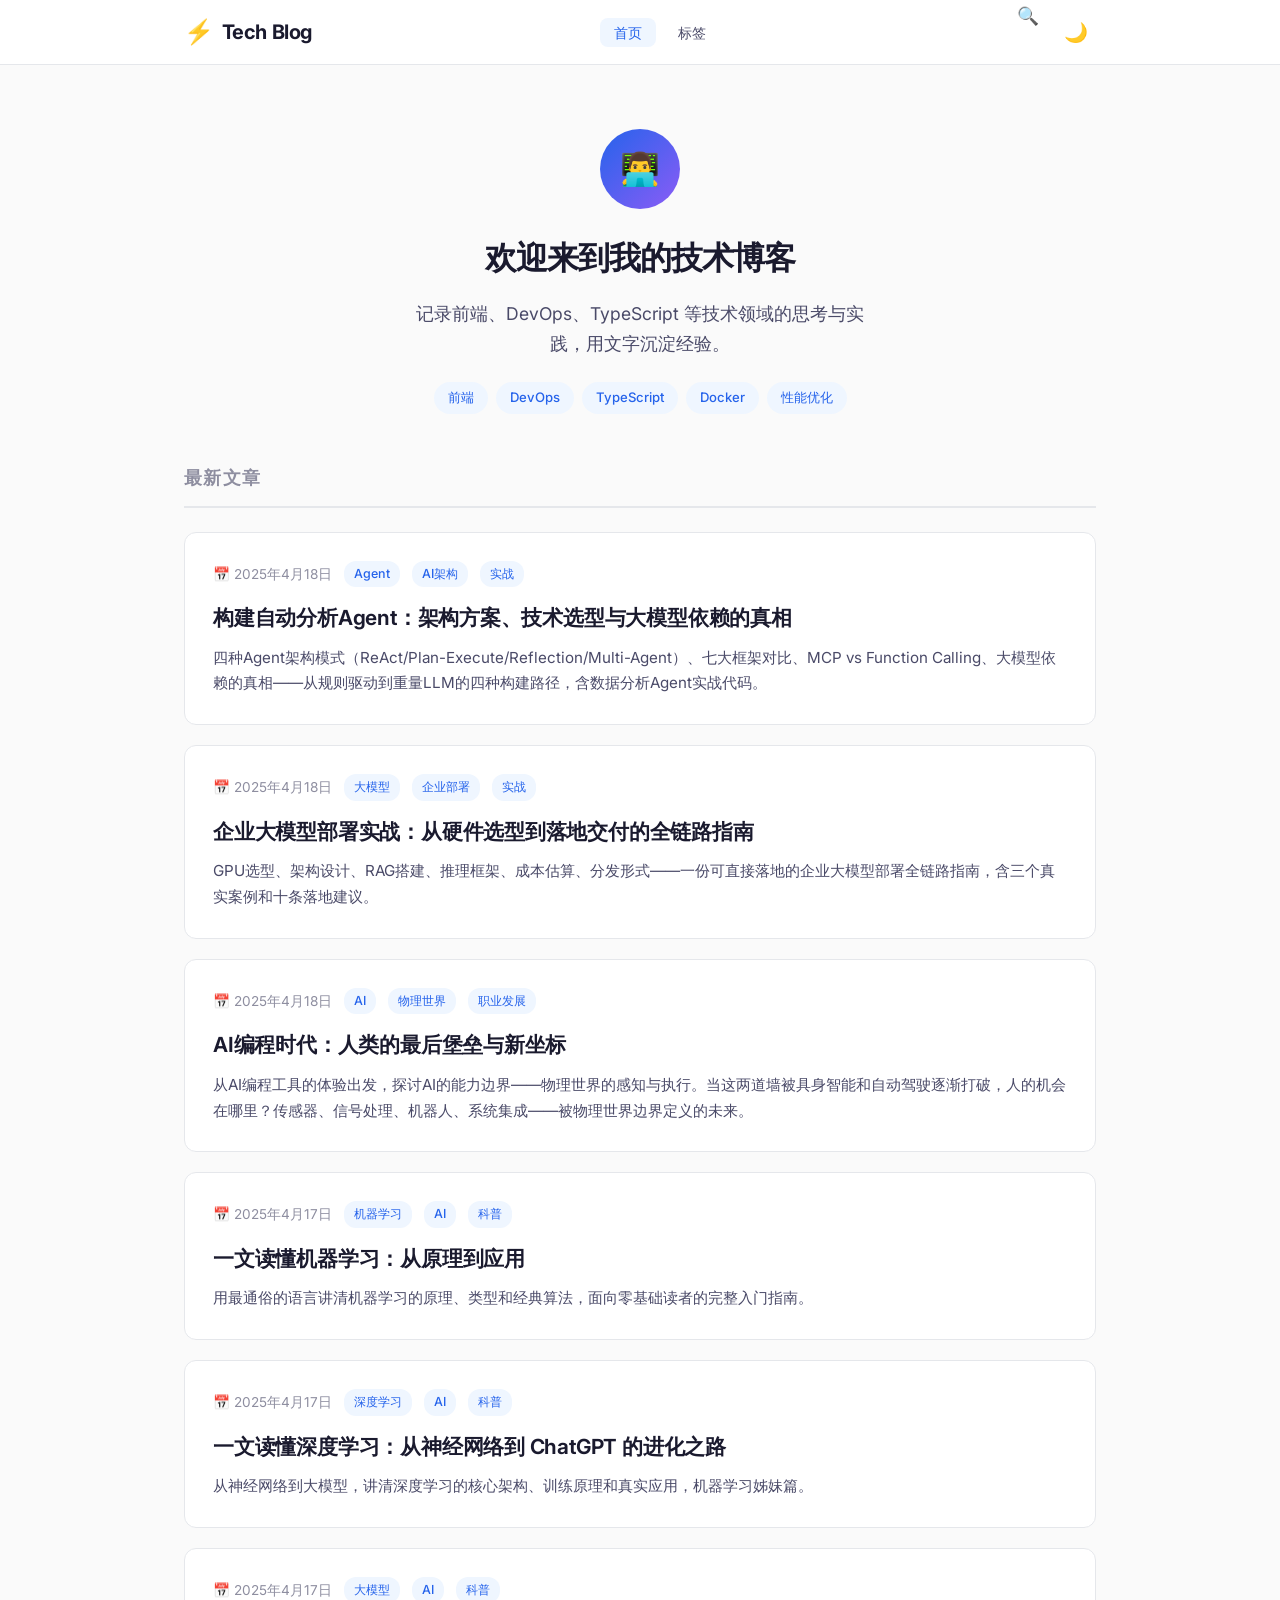
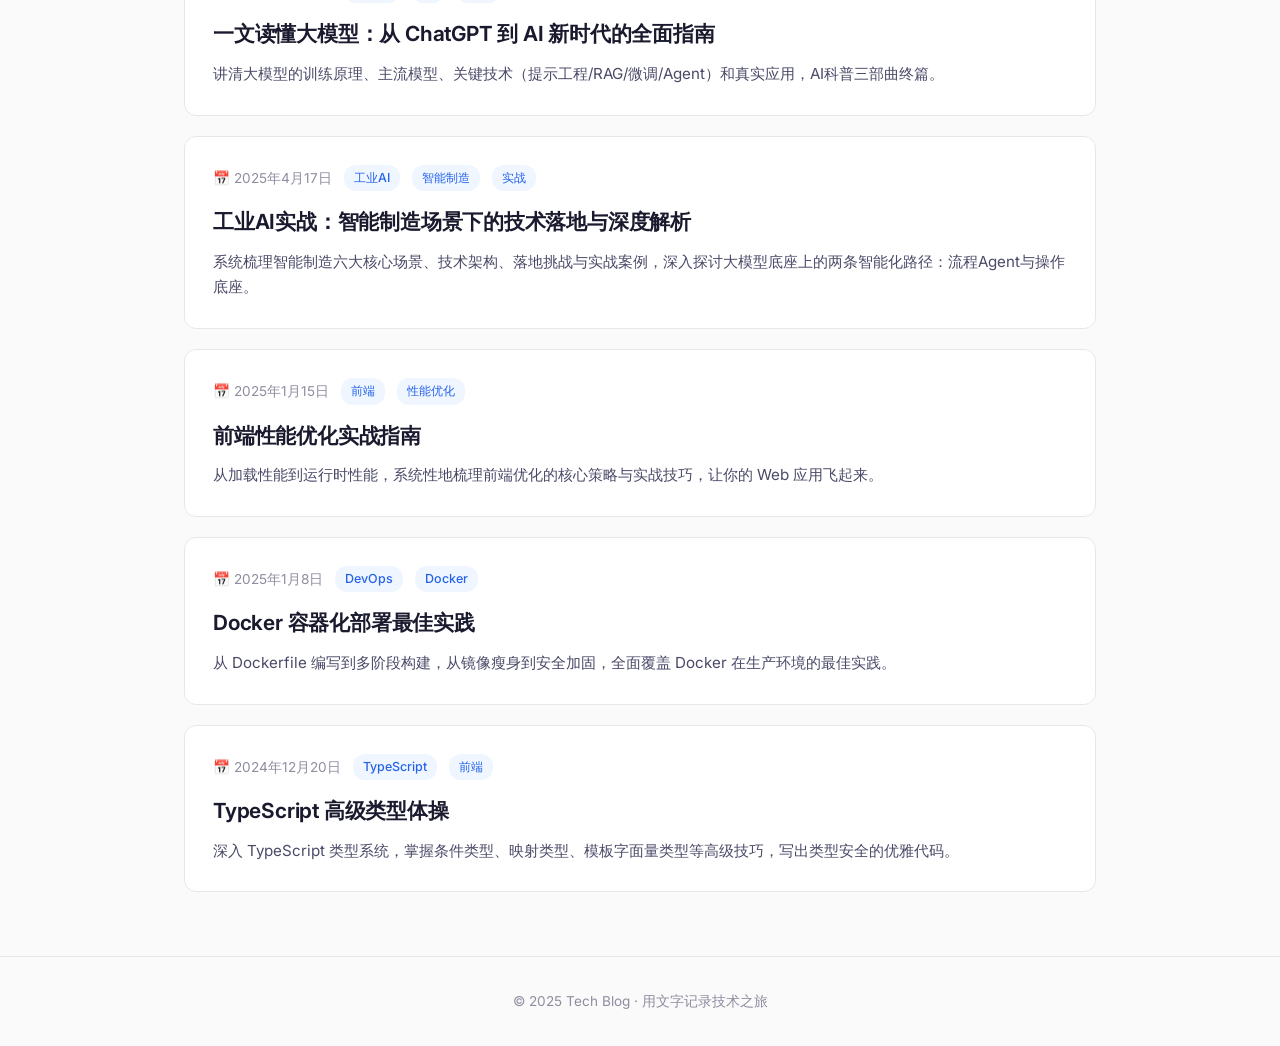
<file: index.html>
<!DOCTYPE html>
<html lang="zh-CN">
<head>
  <meta charset="UTF-8">
  <meta name="viewport" content="width=device-width, initial-scale=1.0">
  <title>Tech Blog — 技术博客</title>
  <meta name="description" content="一个极简的技术博客，记录前端、DevOps、TypeScript 等技术思考与实践。">
  <link rel="stylesheet" href="css/style.css">
  <link rel="preconnect" href="https://fonts.googleapis.com">
  <link rel="preconnect" href="https://fonts.gstatic.com" crossorigin>
  <link href="https://fonts.googleapis.com/css2?family=Inter:wght@400;500;600;700&family=JetBrains+Mono:wght@400;500&display=swap" rel="stylesheet">
</head>
<body>

  <!-- 导航栏 -->
  <nav class="navbar">
    <div class="nav-inner">
      <a href="index.html" class="nav-logo">
        <span class="logo-icon">⚡</span> Tech Blog
      </a>
      <ul class="nav-links">
        <li><a href="index.html" class="active">首页</a></li>
        <li><a href="tags.html">标签</a></li>
      </ul>
      <div class="nav-actions">
        <div class="search-wrapper">
          <button class="search-btn" aria-label="搜索">🔍</button>
          <input type="text" class="search-input" placeholder="搜索文章...">
        </div>
        <button class="theme-toggle" aria-label="切换主题">🌙</button>
        <button class="mobile-menu-btn" aria-label="菜单">☰</button>
      </div>
    </div>
  </nav>

  <!-- 主内容 -->
  <main class="container">
    <!-- Hero 区域 -->
    <section class="hero fade-in">
      <div class="hero-avatar">👨‍💻</div>
      <h1>欢迎来到我的技术博客</h1>
      <p>记录前端、DevOps、TypeScript 等技术领域的思考与实践，用文字沉淀经验。</p>
      <div class="hero-tags">
        <span class="hero-tag">前端</span>
        <span class="hero-tag">DevOps</span>
        <span class="hero-tag">TypeScript</span>
        <span class="hero-tag">Docker</span>
        <span class="hero-tag">性能优化</span>
      </div>
    </section>

    <!-- 文章列表 -->
    <section class="posts-section">
      <h2 class="section-title fade-in">最新文章</h2>
      <div class="posts-grid"></div>
      <div class="no-results" style="display:none;">
        <div class="emoji">🔍</div>
        <p>没有找到匹配的文章</p>
      </div>
    </section>
  </main>

  <!-- Footer -->
  <footer class="footer">
    <div class="container">
      <p>© 2025 Tech Blog · 用文字记录技术之旅</p>
    </div>
  </footer>

  <!-- 回到顶部 -->
  <button class="back-to-top" aria-label="回到顶部">↑</button>

  <!-- Scripts -->
  <script src="js/app.js"></script>
  <script src="js/posts.js"></script>

</body>
</html>
</file>
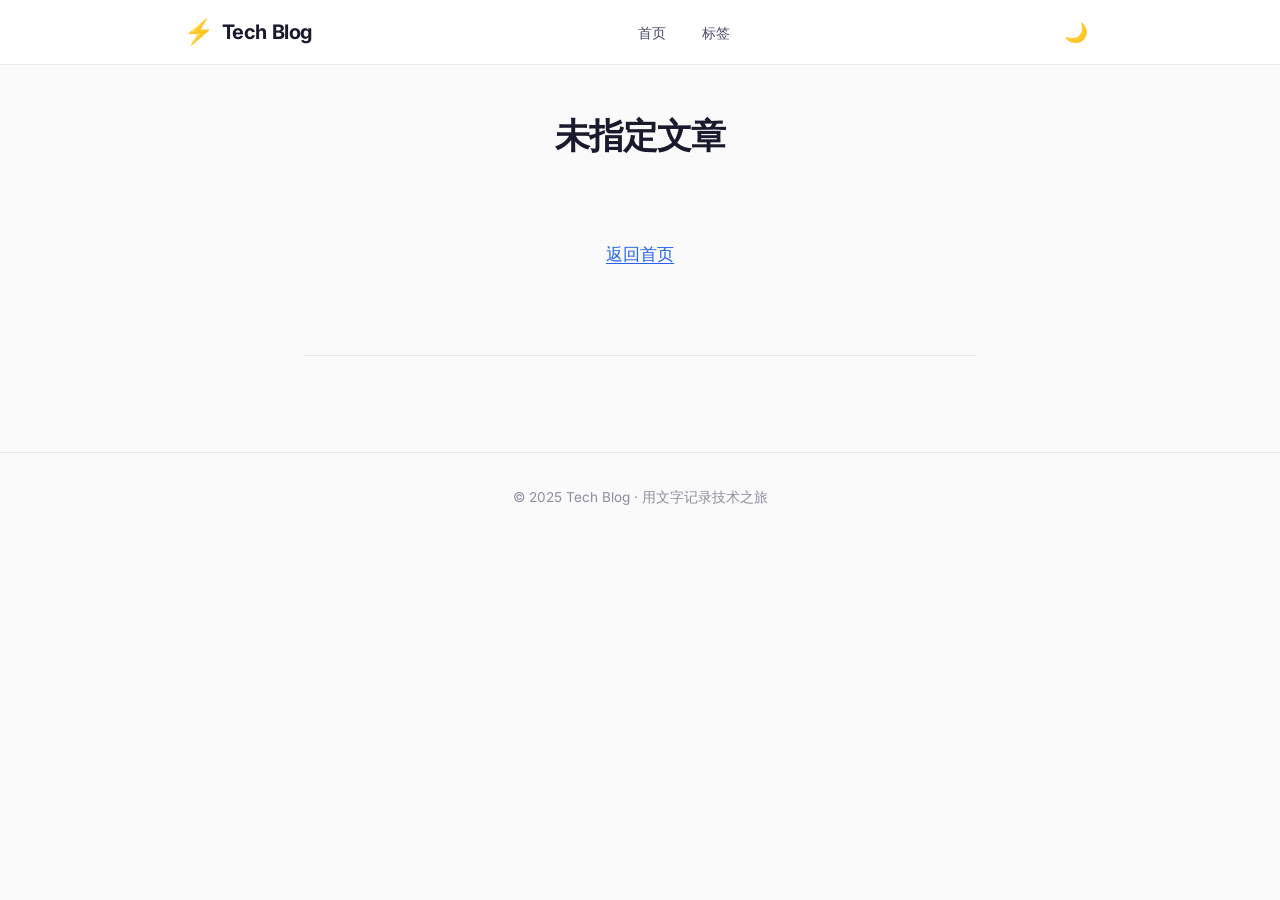
<file: post.html>
<!DOCTYPE html>
<html lang="zh-CN">
<head>
  <meta charset="UTF-8">
  <meta name="viewport" content="width=device-width, initial-scale=1.0">
  <title>文章 — Tech Blog</title>
  <link rel="stylesheet" href="css/style.css">
  <link rel="preconnect" href="https://fonts.googleapis.com">
  <link rel="preconnect" href="https://fonts.gstatic.com" crossorigin>
  <link href="https://fonts.googleapis.com/css2?family=Inter:wght@400;500;600;700&family=JetBrains+Mono:wght@400;500&display=swap" rel="stylesheet">
</head>
<body>

  <!-- 导航栏 -->
  <nav class="navbar">
    <div class="nav-inner">
      <a href="index.html" class="nav-logo">
        <span class="logo-icon">⚡</span> Tech Blog
      </a>
      <ul class="nav-links">
        <li><a href="index.html">首页</a></li>
        <li><a href="tags.html">标签</a></li>
      </ul>
      <div class="nav-actions">
        <button class="theme-toggle" aria-label="切换主题">🌙</button>
        <button class="mobile-menu-btn" aria-label="菜单">☰</button>
      </div>
    </div>
  </nav>

  <!-- 文章详情 -->
  <main class="container-narrow">
    <header class="post-header"></header>
    <article class="post-content"></article>
    <nav class="post-nav"></nav>
  </main>

  <!-- Footer -->
  <footer class="footer">
    <div class="container">
      <p>© 2025 Tech Blog · 用文字记录技术之旅</p>
    </div>
  </footer>

  <!-- 回到顶部 -->
  <button class="back-to-top" aria-label="回到顶部">↑</button>

  <!-- Scripts -->
  <script src="libs/marked.min.js"></script>
  <script src="libs/prism.min.js"></script>
  <script src="js/app.js"></script>
  <script src="js/post-detail.js"></script>

</body>
</html>
</file>
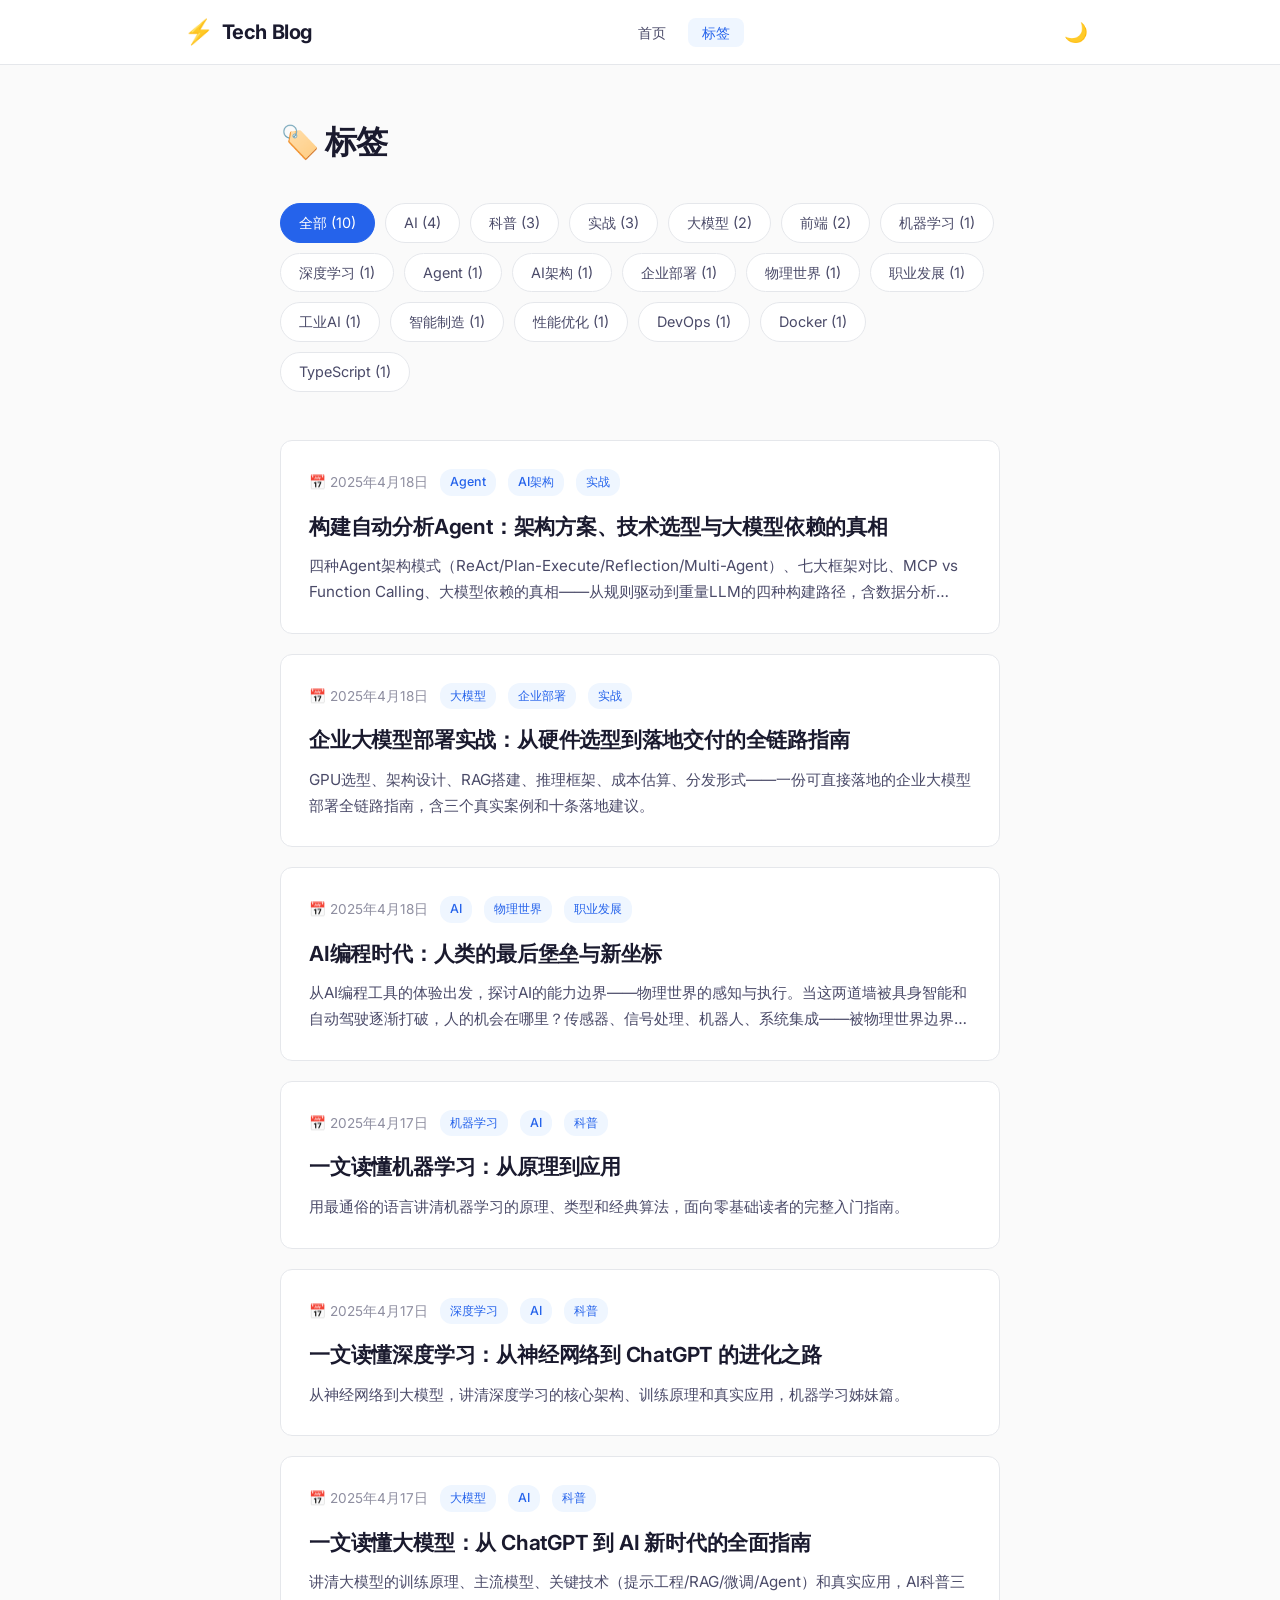
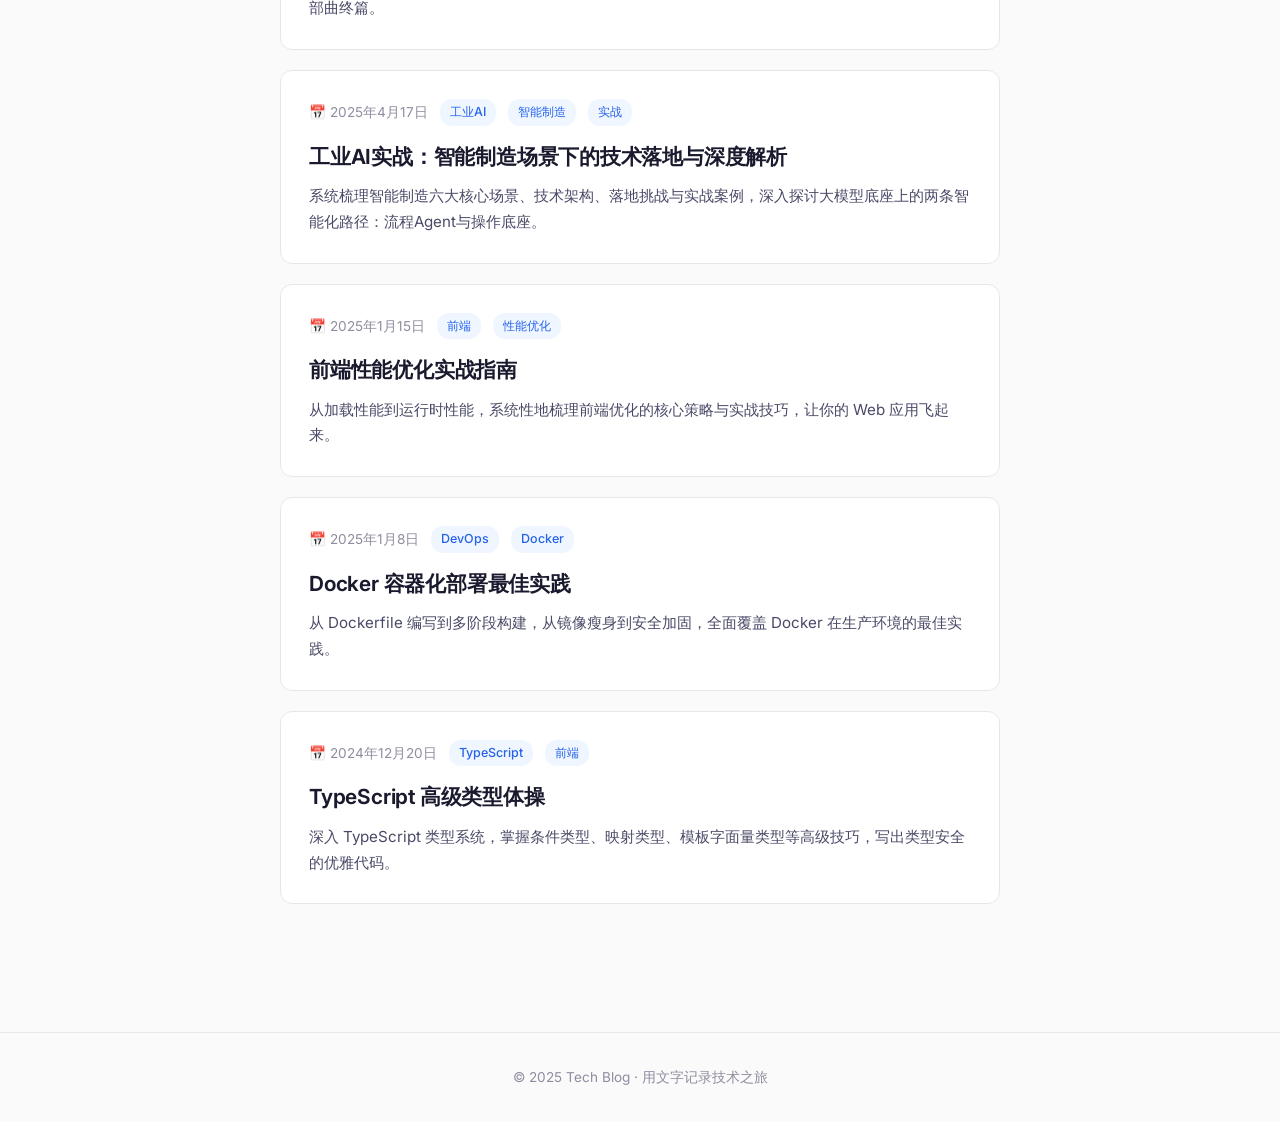
<file: tags.html>
<!DOCTYPE html>
<html lang="zh-CN">
<head>
  <meta charset="UTF-8">
  <meta name="viewport" content="width=device-width, initial-scale=1.0">
  <title>标签 — Tech Blog</title>
  <link rel="stylesheet" href="css/style.css">
  <link rel="preconnect" href="https://fonts.googleapis.com">
  <link rel="preconnect" href="https://fonts.gstatic.com" crossorigin>
  <link href="https://fonts.googleapis.com/css2?family=Inter:wght@400;500;600;700&family=JetBrains+Mono:wght@400;500&display=swap" rel="stylesheet">
</head>
<body>

  <!-- 导航栏 -->
  <nav class="navbar">
    <div class="nav-inner">
      <a href="index.html" class="nav-logo">
        <span class="logo-icon">⚡</span> Tech Blog
      </a>
      <ul class="nav-links">
        <li><a href="index.html">首页</a></li>
        <li><a href="tags.html" class="active">标签</a></li>
      </ul>
      <div class="nav-actions">
        <button class="theme-toggle" aria-label="切换主题">🌙</button>
        <button class="mobile-menu-btn" aria-label="菜单">☰</button>
      </div>
    </div>
  </nav>

  <!-- 标签页 -->
  <main class="container-narrow tags-page">
    <h1 class="fade-in">🏷️ 标签</h1>
    <div class="tag-cloud fade-in fade-in-delay-1"></div>
    <div class="tag-posts-container"></div>
  </main>

  <!-- Footer -->
  <footer class="footer">
    <div class="container">
      <p>© 2025 Tech Blog · 用文字记录技术之旅</p>
    </div>
  </footer>

  <!-- 回到顶部 -->
  <button class="back-to-top" aria-label="回到顶部">↑</button>

  <!-- Scripts -->
  <script src="js/app.js"></script>
  <script src="js/tags.js"></script>

</body>
</html>
</file>
<file: css/style.css>
/* ============================================
   Tech Blog — 极简清爽主题
   ============================================ */

/* --- CSS 变量 / 主题系统 --- */
:root {
  /* 亮色主题 */
  --bg-primary: #FAFAFA;
  --bg-secondary: #FFFFFF;
  --bg-card: #FFFFFF;
  --bg-code: #F5F5F7;
  --text-primary: #1A1A2E;
  --text-secondary: #4A4A68;
  --text-muted: #8E8EA0;
  --accent: #2563EB;
  --accent-hover: #1D4ED8;
  --accent-light: #EFF6FF;
  --border: #E5E7EB;
  --shadow-sm: 0 1px 3px rgba(0, 0, 0, 0.06);
  --shadow-md: 0 4px 12px rgba(0, 0, 0, 0.08);
  --shadow-lg: 0 8px 24px rgba(0, 0, 0, 0.1);
  --shadow-hover: 0 8px 30px rgba(37, 99, 235, 0.12);
  --radius-sm: 8px;
  --radius-md: 12px;
  --radius-lg: 16px;
  --transition: 0.3s cubic-bezier(0.4, 0, 0.2, 1);
  --max-width: 720px;
  --nav-height: 64px;
}

[data-theme="dark"] {
  --bg-primary: #0F0F1A;
  --bg-secondary: #1A1A2E;
  --bg-card: #1E1E32;
  --bg-code: #252540;
  --text-primary: #E4E4E7;
  --text-secondary: #A1A1B5;
  --text-muted: #6B6B80;
  --accent: #60A5FA;
  --accent-hover: #93C5FD;
  --accent-light: #1E2A4A;
  --border: #2D2D45;
  --shadow-sm: 0 1px 3px rgba(0, 0, 0, 0.3);
  --shadow-md: 0 4px 12px rgba(0, 0, 0, 0.4);
  --shadow-lg: 0 8px 24px rgba(0, 0, 0, 0.5);
  --shadow-hover: 0 8px 30px rgba(96, 165, 250, 0.15);
}

/* --- 全局重置 --- */
*, *::before, *::after {
  margin: 0;
  padding: 0;
  box-sizing: border-box;
}

html {
  font-size: 16px;
  scroll-behavior: smooth;
  -webkit-font-smoothing: antialiased;
  -moz-osx-font-smoothing: grayscale;
}

body {
  font-family: 'Inter', -apple-system, BlinkMacSystemFont, 'Segoe UI', 'Noto Sans SC', sans-serif;
  background-color: var(--bg-primary);
  color: var(--text-primary);
  line-height: 1.8;
  transition: background-color var(--transition), color var(--transition);
  min-height: 100vh;
}

a {
  color: var(--accent);
  text-decoration: none;
  transition: color var(--transition);
}

a:hover {
  color: var(--accent-hover);
}

img {
  max-width: 100%;
  height: auto;
}

/* --- 导航栏 --- */
.navbar {
  position: sticky;
  top: 0;
  z-index: 100;
  background: var(--bg-secondary);
  border-bottom: 1px solid var(--border);
  backdrop-filter: blur(20px);
  -webkit-backdrop-filter: blur(20px);
  transition: background-color var(--transition), border-color var(--transition);
}

[data-theme="dark"] .navbar {
  background: rgba(15, 15, 26, 0.85);
}

.nav-inner {
  max-width: 960px;
  margin: 0 auto;
  padding: 0 24px;
  height: var(--nav-height);
  display: flex;
  align-items: center;
  justify-content: space-between;
}

.nav-logo {
  font-size: 1.25rem;
  font-weight: 700;
  color: var(--text-primary);
  letter-spacing: -0.02em;
  display: flex;
  align-items: center;
  gap: 8px;
  transition: color var(--transition);
}

.nav-logo:hover {
  color: var(--accent);
}

.nav-logo .logo-icon {
  font-size: 1.5rem;
}

.nav-links {
  display: flex;
  align-items: center;
  gap: 8px;
  list-style: none;
}

.nav-links a {
  color: var(--text-secondary);
  font-size: 0.9rem;
  font-weight: 500;
  padding: 6px 14px;
  border-radius: var(--radius-sm);
  transition: all var(--transition);
}

.nav-links a:hover,
.nav-links a.active {
  color: var(--accent);
  background: var(--accent-light);
}

.nav-actions {
  display: flex;
  align-items: center;
  gap: 8px;
}

/* 主题切换按钮 */
.theme-toggle {
  width: 40px;
  height: 40px;
  border: none;
  background: transparent;
  color: var(--text-secondary);
  font-size: 1.2rem;
  cursor: pointer;
  border-radius: var(--radius-sm);
  display: flex;
  align-items: center;
  justify-content: center;
  transition: all var(--transition);
}

.theme-toggle:hover {
  background: var(--accent-light);
  color: var(--accent);
}

/* 搜索框 */
.search-wrapper {
  position: relative;
}

.search-input {
  width: 0;
  padding: 8px 0;
  border: none;
  background: var(--bg-primary);
  color: var(--text-primary);
  font-size: 0.9rem;
  border-radius: var(--radius-sm);
  outline: none;
  transition: all var(--transition);
  opacity: 0;
}

.search-wrapper.active .search-input {
  width: 200px;
  padding: 8px 14px;
  border: 1px solid var(--border);
  opacity: 1;
}

.search-btn {
  width: 40px;
  height: 40px;
  border: none;
  background: transparent;
  color: var(--text-secondary);
  font-size: 1.1rem;
  cursor: pointer;
  border-radius: var(--radius-sm);
  display: flex;
  align-items: center;
  justify-content: center;
  transition: all var(--transition);
}

.search-btn:hover {
  background: var(--accent-light);
  color: var(--accent);
}

/* 移动端菜单 */
.mobile-menu-btn {
  display: none;
  width: 40px;
  height: 40px;
  border: none;
  background: transparent;
  color: var(--text-secondary);
  font-size: 1.3rem;
  cursor: pointer;
  border-radius: var(--radius-sm);
  align-items: center;
  justify-content: center;
}

/* --- 主内容区域 --- */
.container {
  max-width: 960px;
  margin: 0 auto;
  padding: 0 24px;
}

.container-narrow {
  max-width: var(--max-width);
  margin: 0 auto;
  padding: 0 24px;
}

/* --- Hero 区域 --- */
.hero {
  padding: 64px 0 48px;
  text-align: center;
}

.hero-avatar {
  width: 80px;
  height: 80px;
  border-radius: 50%;
  background: linear-gradient(135deg, var(--accent), #8B5CF6);
  display: flex;
  align-items: center;
  justify-content: center;
  font-size: 2rem;
  margin: 0 auto 20px;
  color: white;
}

.hero h1 {
  font-size: 2rem;
  font-weight: 700;
  letter-spacing: -0.03em;
  margin-bottom: 12px;
  color: var(--text-primary);
}

.hero p {
  font-size: 1.1rem;
  color: var(--text-secondary);
  max-width: 480px;
  margin: 0 auto 24px;
  line-height: 1.7;
}

.hero-tags {
  display: flex;
  flex-wrap: wrap;
  justify-content: center;
  gap: 8px;
}

.hero-tag {
  display: inline-block;
  padding: 4px 14px;
  background: var(--accent-light);
  color: var(--accent);
  border-radius: 20px;
  font-size: 0.82rem;
  font-weight: 500;
  transition: all var(--transition);
}

.hero-tag:hover {
  background: var(--accent);
  color: white;
}

/* --- 文章列表 --- */
.section-title {
  font-size: 1.1rem;
  font-weight: 600;
  color: var(--text-muted);
  text-transform: uppercase;
  letter-spacing: 0.08em;
  margin-bottom: 24px;
  padding-bottom: 12px;
  border-bottom: 2px solid var(--border);
}

.posts-grid {
  display: grid;
  gap: 20px;
  padding-bottom: 64px;
}

.post-card {
  background: var(--bg-card);
  border: 1px solid var(--border);
  border-radius: var(--radius-md);
  padding: 28px;
  transition: all var(--transition);
  cursor: pointer;
  display: block;
  color: inherit;
}

.post-card:hover {
  transform: translateY(-3px);
  box-shadow: var(--shadow-hover);
  border-color: var(--accent);
  color: inherit;
}

.post-card-meta {
  display: flex;
  align-items: center;
  gap: 12px;
  margin-bottom: 12px;
  font-size: 0.85rem;
  color: var(--text-muted);
}

.post-card-date {
  display: flex;
  align-items: center;
  gap: 4px;
}

.post-card-tag {
  padding: 2px 10px;
  background: var(--accent-light);
  color: var(--accent);
  border-radius: 12px;
  font-size: 0.78rem;
  font-weight: 500;
}

.post-card h2 {
  font-size: 1.3rem;
  font-weight: 650;
  margin-bottom: 8px;
  letter-spacing: -0.01em;
  color: var(--text-primary);
  transition: color var(--transition);
}

.post-card:hover h2 {
  color: var(--accent);
}

.post-card p {
  font-size: 0.95rem;
  color: var(--text-secondary);
  line-height: 1.7;
  display: -webkit-box;
  -webkit-line-clamp: 2;
  -webkit-box-orient: vertical;
  overflow: hidden;
}

/* --- 文章详情页 --- */
.post-header {
  padding: 48px 0 32px;
  text-align: center;
}

.post-header h1 {
  font-size: 2.2rem;
  font-weight: 700;
  letter-spacing: -0.03em;
  line-height: 1.3;
  margin-bottom: 16px;
  color: var(--text-primary);
}

.post-meta {
  display: flex;
  align-items: center;
  justify-content: center;
  gap: 16px;
  color: var(--text-muted);
  font-size: 0.9rem;
}

.post-meta-item {
  display: flex;
  align-items: center;
  gap: 4px;
}

/* Markdown 正文样式 */
.post-content {
  padding: 32px 0 64px;
  font-size: 1.05rem;
  line-height: 1.9;
  color: var(--text-primary);
}

.post-content h2 {
  font-size: 1.6rem;
  font-weight: 700;
  margin: 48px 0 16px;
  padding-bottom: 8px;
  border-bottom: 1px solid var(--border);
  letter-spacing: -0.02em;
}

.post-content h3 {
  font-size: 1.3rem;
  font-weight: 600;
  margin: 32px 0 12px;
}

.post-content p {
  margin-bottom: 20px;
}

.post-content ul, .post-content ol {
  margin-bottom: 20px;
  padding-left: 24px;
}

.post-content li {
  margin-bottom: 6px;
}

.post-content blockquote {
  margin: 24px 0;
  padding: 16px 20px;
  border-left: 4px solid var(--accent);
  background: var(--accent-light);
  border-radius: 0 var(--radius-sm) var(--radius-sm) 0;
  color: var(--text-secondary);
}

.post-content blockquote p {
  margin-bottom: 0;
}

.post-content code {
  font-family: 'JetBrains Mono', 'Fira Code', monospace;
  background: var(--bg-code);
  padding: 2px 7px;
  border-radius: 4px;
  font-size: 0.88em;
}

.post-content pre {
  margin: 24px 0;
  border-radius: var(--radius-md);
  overflow: hidden;
}

.post-content pre code {
  display: block;
  padding: 20px;
  background: var(--bg-code);
  overflow-x: auto;
  line-height: 1.6;
  font-size: 0.9rem;
}

.post-content img {
  border-radius: var(--radius-md);
  margin: 24px 0;
}

.post-content a {
  color: var(--accent);
  text-decoration: underline;
  text-underline-offset: 3px;
}

.post-content table {
  width: 100%;
  border-collapse: collapse;
  margin: 24px 0;
}

.post-content th, .post-content td {
  padding: 12px 16px;
  border: 1px solid var(--border);
  text-align: left;
}

.post-content th {
  background: var(--bg-code);
  font-weight: 600;
}

/* 文章导航 */
.post-nav {
  display: flex;
  justify-content: space-between;
  gap: 16px;
  padding: 32px 0 64px;
  border-top: 1px solid var(--border);
}

.post-nav a {
  display: flex;
  flex-direction: column;
  gap: 4px;
  padding: 16px 20px;
  background: var(--bg-card);
  border: 1px solid var(--border);
  border-radius: var(--radius-md);
  transition: all var(--transition);
  max-width: 48%;
}

.post-nav a:hover {
  border-color: var(--accent);
  transform: translateY(-2px);
  box-shadow: var(--shadow-md);
}

.post-nav .nav-label {
  font-size: 0.8rem;
  color: var(--text-muted);
  font-weight: 500;
}

.post-nav .nav-title {
  font-size: 0.95rem;
  color: var(--text-primary);
  font-weight: 500;
}

/* --- 标签页 --- */
.tags-page {
  padding: 48px 0 64px;
}

.tags-page h1 {
  font-size: 2rem;
  font-weight: 700;
  margin-bottom: 32px;
  letter-spacing: -0.03em;
}

.tag-cloud {
  display: flex;
  flex-wrap: wrap;
  gap: 10px;
  margin-bottom: 48px;
}

.tag-cloud-item {
  padding: 6px 18px;
  background: var(--bg-card);
  border: 1px solid var(--border);
  border-radius: 20px;
  font-size: 0.9rem;
  color: var(--text-secondary);
  cursor: pointer;
  transition: all var(--transition);
}

.tag-cloud-item:hover,
.tag-cloud-item.active {
  background: var(--accent);
  border-color: var(--accent);
  color: white;
}

.tag-section {
  margin-bottom: 40px;
}

.tag-section h2 {
  font-size: 1.3rem;
  font-weight: 600;
  margin-bottom: 16px;
  color: var(--accent);
}

/* --- Footer --- */
.footer {
  border-top: 1px solid var(--border);
  padding: 32px 0;
  text-align: center;
  color: var(--text-muted);
  font-size: 0.85rem;
}

.footer a {
  color: var(--text-secondary);
}

/* --- 动画 --- */
@keyframes fadeIn {
  from {
    opacity: 0;
    transform: translateY(12px);
  }
  to {
    opacity: 1;
    transform: translateY(0);
  }
}

.fade-in {
  animation: fadeIn 0.5s ease forwards;
}

.fade-in-delay-1 { animation-delay: 0.1s; opacity: 0; }
.fade-in-delay-2 { animation-delay: 0.2s; opacity: 0; }
.fade-in-delay-3 { animation-delay: 0.3s; opacity: 0; }
.fade-in-delay-4 { animation-delay: 0.4s; opacity: 0; }

/* --- 响应式 --- */
@media (max-width: 768px) {
  .nav-links {
    display: none;
  }

  .mobile-menu-btn {
    display: flex;
  }

  .nav-links.open {
    display: flex;
    flex-direction: column;
    position: absolute;
    top: var(--nav-height);
    left: 0;
    right: 0;
    background: var(--bg-secondary);
    border-bottom: 1px solid var(--border);
    padding: 16px;
    gap: 4px;
  }

  .hero h1 {
    font-size: 1.6rem;
  }

  .hero p {
    font-size: 1rem;
  }

  .post-header h1 {
    font-size: 1.7rem;
  }

  .post-card {
    padding: 20px;
  }

  .post-nav {
    flex-direction: column;
  }

  .post-nav a {
    max-width: 100%;
  }

  .search-wrapper.active .search-input {
    width: 140px;
  }
}

@media (max-width: 480px) {
  .container, .container-narrow {
    padding: 0 16px;
  }

  .hero {
    padding: 40px 0 32px;
  }

  .hero h1 {
    font-size: 1.4rem;
  }
}

/* --- Prism 代码主题覆盖 --- */
[data-theme="dark"] .post-content pre code {
  background: #1E1E2E;
}

[data-theme="dark"] .token.comment,
[data-theme="dark"] .token.prolog,
[data-theme="dark"] .token.doctype,
[data-theme="dark"] .token.cdata { color: #6C6C8A; }

[data-theme="dark"] .token.punctuation { color: #A1A1B5; }

[data-theme="dark"] .token.property,
[data-theme="dark"] .token.tag,
[data-theme="dark"] .token.boolean,
[data-theme="dark"] .token.number,
[data-theme="dark"] .token.constant,
[data-theme="dark"] .token.symbol { color: #FF79C6; }

[data-theme="dark"] .token.selector,
[data-theme="dark"] .token.attr-name,
[data-theme="dark"] .token.string,
[data-theme="dark"] .token.char,
[data-theme="dark"] .token.builtin { color: #A5D6FF; }

[data-theme="dark"] .token.operator,
[data-theme="dark"] .token.entity,
[data-theme="dark"] .token.url { color: #79C0FF; }

[data-theme="dark"] .token.atrule,
[data-theme="dark"] .token.attr-value,
[data-theme="dark"] .token.keyword { color: #D2A8FF; }

[data-theme="dark"] .token.function,
[data-theme="dark"] .token.class-name { color: #D2A8FF; }

[data-theme="dark"] .token.regex,
[data-theme="dark"] .token.important,
[data-theme="dark"] .token.variable { color: #FFA657; }

/* --- 搜索无结果 --- */
.no-results {
  text-align: center;
  padding: 48px 0;
  color: var(--text-muted);
}

.no-results .emoji {
  font-size: 3rem;
  margin-bottom: 16px;
}

/* --- 回到顶部 --- */
.back-to-top {
  position: fixed;
  bottom: 24px;
  right: 24px;
  width: 44px;
  height: 44px;
  background: var(--accent);
  color: white;
  border: none;
  border-radius: 50%;
  font-size: 1.2rem;
  cursor: pointer;
  display: flex;
  align-items: center;
  justify-content: center;
  opacity: 0;
  transform: translateY(20px);
  transition: all var(--transition);
  box-shadow: var(--shadow-md);
  z-index: 50;
}

.back-to-top.visible {
  opacity: 1;
  transform: translateY(0);
}

.back-to-top:hover {
  transform: translateY(-3px);
  box-shadow: var(--shadow-lg);
}
</file>
